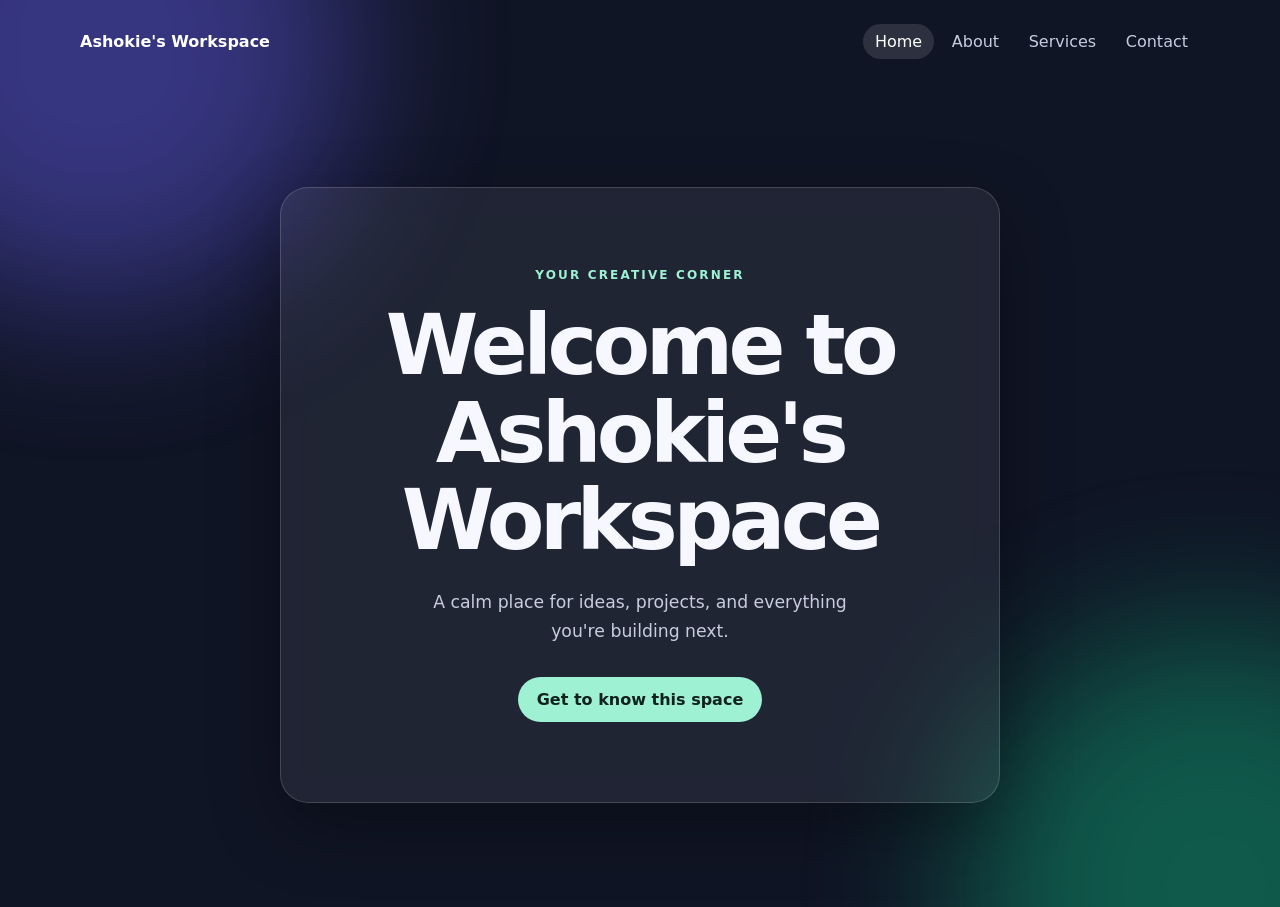
<file: index.html>
<!doctype html>
<html lang="en">
  <head>
    <meta charset="UTF-8" />
    <meta name="viewport" content="width=device-width, initial-scale=1.0" />
    <meta name="description" content="Ashokie's personal workspace." />
    <title>Home | Ashokie's Workspace</title>
    <link rel="stylesheet" href="styles.css" />
  </head>
  <body>
    <header class="site-header">
      <a class="brand" href="index.html">Ashokie's Workspace</a>
      <nav aria-label="Main navigation">
        <a class="active" href="index.html" aria-current="page">Home</a>
        <a href="about.html">About</a>
        <a href="services.html">Services</a>
        <a href="contact.html">Contact</a>
      </nav>
    </header>

    <main class="hero">
      <section class="card">
        <p class="eyebrow">Your creative corner</p>
        <h1>Welcome to Ashokie's Workspace</h1>
        <p class="lead">A calm place for ideas, projects, and everything you're building next.</p>
        <a class="button" href="about.html">Get to know this space</a>
      </section>
    </main>
  </body>
</html>
</file>
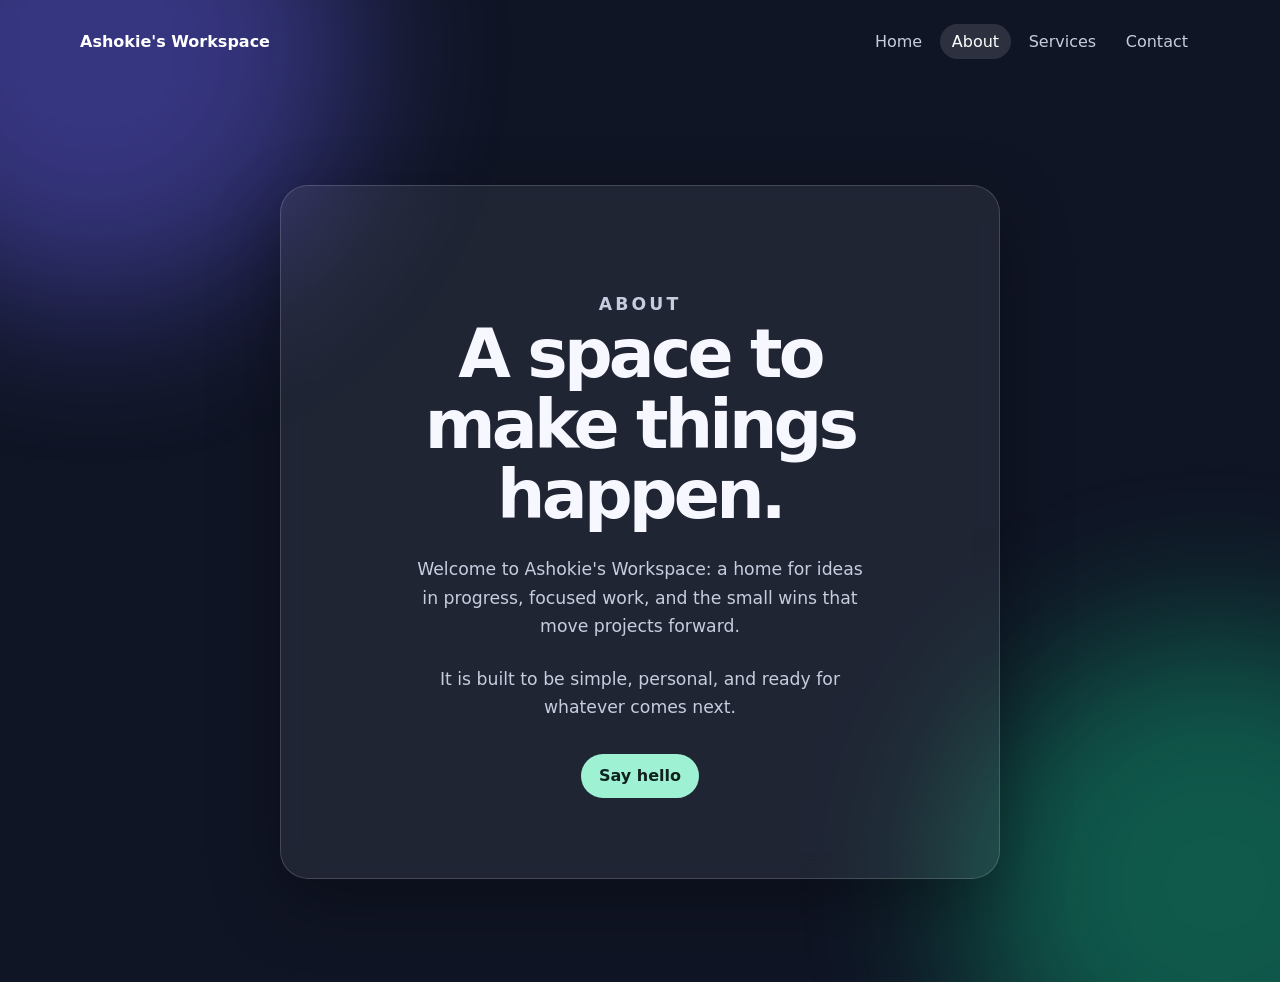
<file: about.html>
<!doctype html>
<html lang="en">
  <head>
    <meta charset="UTF-8" />
    <meta name="viewport" content="width=device-width, initial-scale=1.0" />
    <meta name="description" content="Learn about Ashokie's Workspace." />
    <title>About | Ashokie's Workspace</title>
    <link rel="stylesheet" href="styles.css" />
  </head>
  <body>
    <header class="site-header">
      <a class="brand" href="index.html">Ashokie's Workspace</a>
      <nav aria-label="Main navigation">
        <a href="index.html">Home</a>
        <a class="active" href="about.html" aria-current="page">About</a>
        <a href="services.html">Services</a>
        <a href="contact.html">Contact</a>
      </nav>
    </header>

    <main class="page-content">
      <section class="card prose">
        <p class="eyebrow">About</p>
        <h1>A space to make things happen.</h1>
        <p>Welcome to Ashokie's Workspace: a home for ideas in progress, focused work, and the small wins that move projects forward.</p>
        <p>It is built to be simple, personal, and ready for whatever comes next.</p>
        <a class="button" href="contact.html">Say hello</a>
      </section>
    </main>
  </body>
</html>
</file>
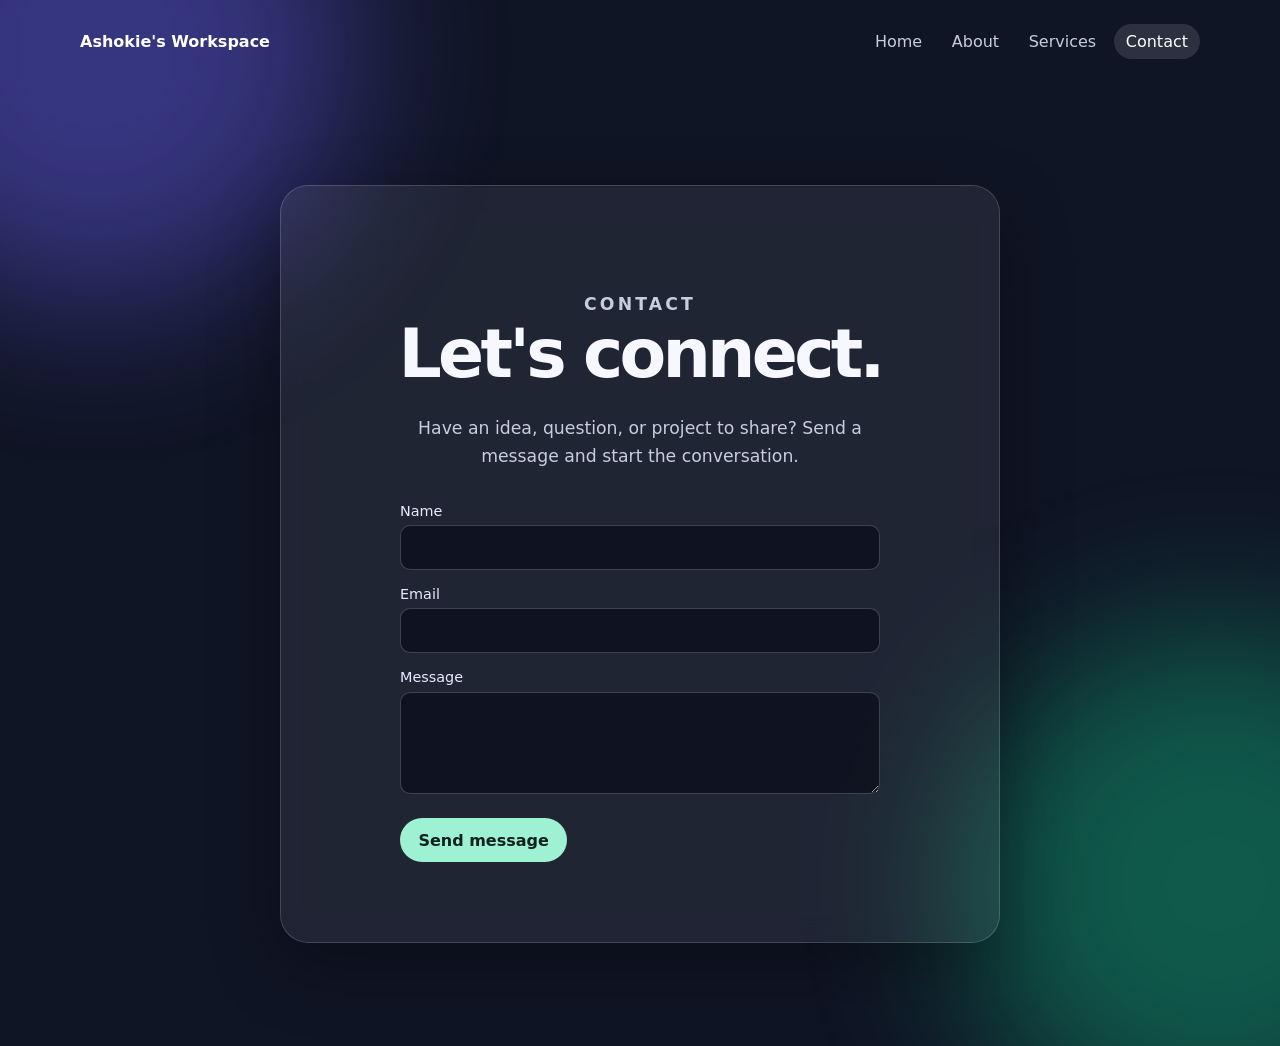
<file: contact.html>
<!doctype html>
<html lang="en">
  <head>
    <meta charset="UTF-8" />
    <meta name="viewport" content="width=device-width, initial-scale=1.0" />
    <meta name="description" content="Contact Ashokie's Workspace." />
    <title>Contact | Ashokie's Workspace</title>
    <link rel="stylesheet" href="styles.css" />
  </head>
  <body>
    <header class="site-header">
      <a class="brand" href="index.html">Ashokie's Workspace</a>
      <nav aria-label="Main navigation">
        <a href="index.html">Home</a>
        <a href="about.html">About</a>
        <a href="services.html">Services</a>
        <a class="active" href="contact.html" aria-current="page">Contact</a>
      </nav>
    </header>

    <main class="page-content">
      <section class="card prose">
        <p class="eyebrow">Contact</p>
        <h1>Let's connect.</h1>
        <p>Have an idea, question, or project to share? Send a message and start the conversation.</p>
        <form action="#" method="post">
          <label for="name">Name</label>
          <input id="name" name="name" type="text" autocomplete="name" required />
          <label for="email">Email</label>
          <input id="email" name="email" type="email" autocomplete="email" required />
          <label for="message">Message</label>
          <textarea id="message" name="message" rows="4" required></textarea>
          <button type="submit">Send message</button>
        </form>
      </section>
    </main>
  </body>
</html>
</file>
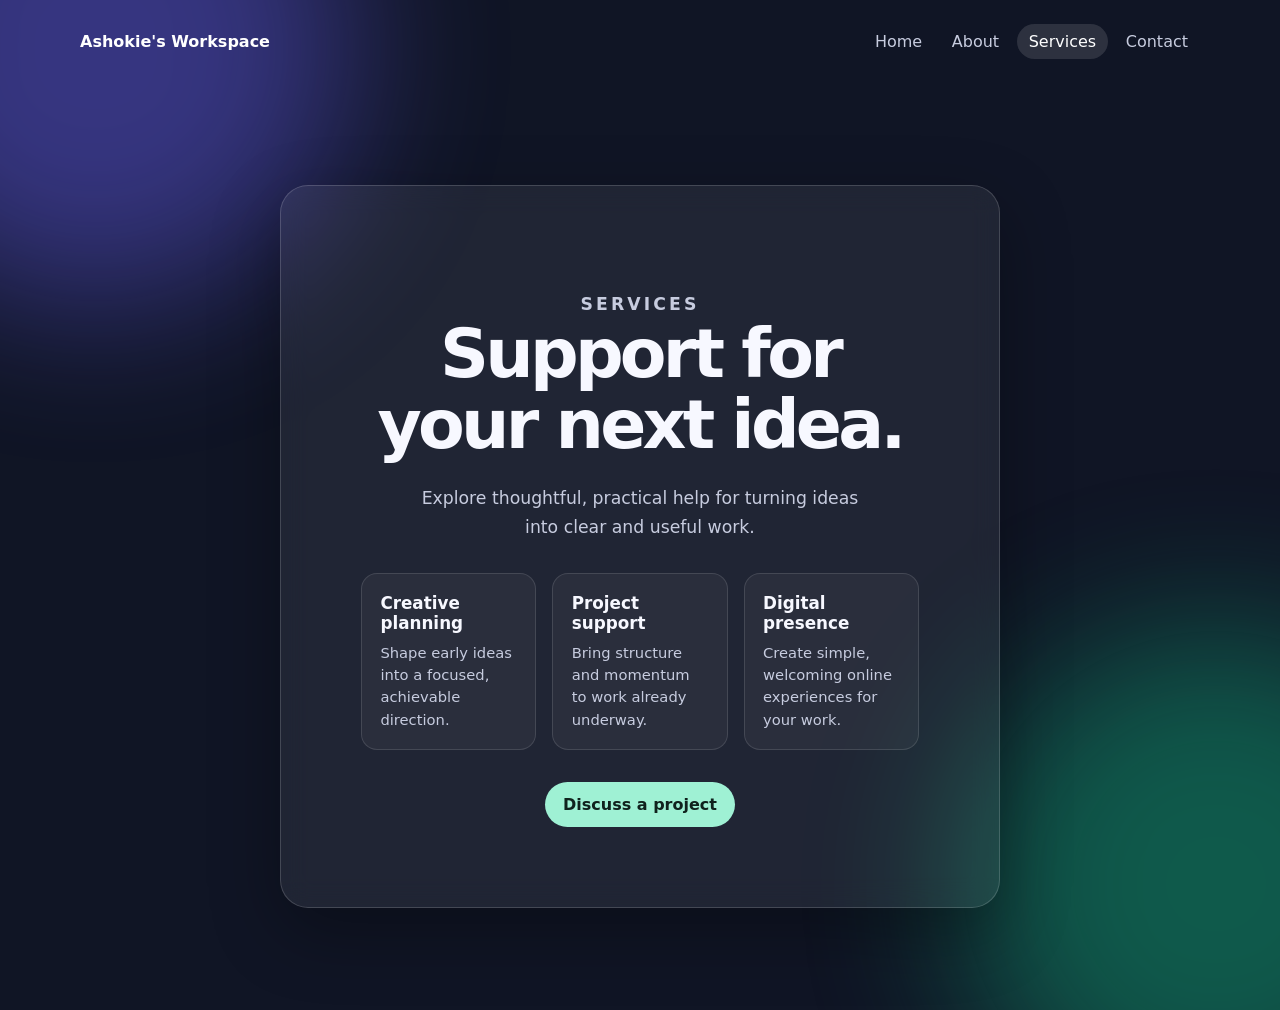
<file: services.html>
<!doctype html>
<html lang="en">
  <head>
    <meta charset="UTF-8" />
    <meta name="viewport" content="width=device-width, initial-scale=1.0" />
    <meta name="description" content="Services offered through Ashokie's Workspace." />
    <title>Services | Ashokie's Workspace</title>
    <link rel="stylesheet" href="styles.css" />
  </head>
  <body>
    <header class="site-header">
      <a class="brand" href="index.html">Ashokie's Workspace</a>
      <nav aria-label="Main navigation">
        <a href="index.html">Home</a>
        <a href="about.html">About</a>
        <a class="active" href="services.html" aria-current="page">Services</a>
        <a href="contact.html">Contact</a>
      </nav>
    </header>

    <main class="page-content">
      <section class="card prose">
        <p class="eyebrow">Services</p>
        <h1>Support for your next idea.</h1>
        <p>Explore thoughtful, practical help for turning ideas into clear and useful work.</p>
        <div class="services-list">
          <article><h2>Creative planning</h2><p>Shape early ideas into a focused, achievable direction.</p></article>
          <article><h2>Project support</h2><p>Bring structure and momentum to work already underway.</p></article>
          <article><h2>Digital presence</h2><p>Create simple, welcoming online experiences for your work.</p></article>
        </div>
        <a class="button" href="contact.html">Discuss a project</a>
      </section>
    </main>
  </body>
</html>
</file>
<file: styles.css>
:root {
  color-scheme: dark;
  font-family: Inter, ui-sans-serif, system-ui, -apple-system, BlinkMacSystemFont, "Segoe UI", sans-serif;
}

* { box-sizing: border-box; }

body {
  min-height: 100vh;
  margin: 0;
  background: #101525;
  color: #f7f8ff;
}

body::before, body::after {
  content: "";
  position: fixed;
  z-index: -1;
  width: 32rem;
  height: 32rem;
  border-radius: 50%;
  filter: blur(80px);
  opacity: .42;
}
body::before { background: #6c63ff; top: -13rem; left: -10rem; }
body::after { background: #10b981; right: -12rem; bottom: -15rem; }

.site-header {
  width: min(1120px, 92%);
  margin: 0 auto;
  padding: 1.5rem 0;
  display: flex;
  align-items: center;
  justify-content: space-between;
  gap: 1rem;
}
.brand { color: #fff; font-weight: 750; text-decoration: none; }
nav { display: flex; gap: .35rem; }
nav a { padding: .5rem .75rem; border-radius: 999px; color: #c7ccdf; text-decoration: none; }
nav a:hover, nav a.active { color: #fff; background: rgba(255,255,255,.12); }

.hero, .page-content { display: grid; place-items: center; padding: clamp(3rem, 8vw, 8rem) 1rem; }
.hero { min-height: calc(100vh - 76px); }
.page-content { min-height: calc(100vh - 76px); align-content: start; }
.card {
  width: min(100%, 720px);
  padding: clamp(2.25rem, 7vw, 5rem);
  text-align: center;
  background: rgba(255,255,255,.07);
  border: 1px solid rgba(255,255,255,.16);
  border-radius: 28px;
  box-shadow: 0 24px 70px rgba(0,0,0,.32);
  backdrop-filter: blur(14px);
}
.eyebrow { margin: 0 0 1.25rem; color: #9ff1d4; font-size: .75rem; font-weight: 700; letter-spacing: .18em; text-transform: uppercase; }
h1 { margin: 0; font-size: clamp(2.4rem, 7vw, 5.25rem); line-height: 1.04; letter-spacing: -.055em; }
.lead, .prose > p { max-width: 42ch; margin: 1.5rem auto 0; color: #c7ccdf; font-size: 1.08rem; line-height: 1.65; }
.prose h1 { font-size: clamp(2.4rem, 6vw, 4.25rem); }
.button, button { display: inline-block; margin-top: 2rem; padding: .8rem 1.15rem; border: 0; border-radius: 999px; background: #9ff1d4; color: #10221d; font: inherit; font-weight: 750; text-decoration: none; cursor: pointer; }
.button:hover, button:hover { background: #c6ffe9; }
form { margin: 2rem auto 0; max-width: 480px; text-align: left; }
label { display: block; margin: 1rem 0 .4rem; color: #e7eaff; font-size: .9rem; }
input, textarea { width: 100%; padding: .75rem; border: 1px solid rgba(255,255,255,.2); border-radius: 10px; background: rgba(9,13,26,.68); color: #fff; font: inherit; }
button { margin-top: 1.25rem; }
.services-list { display: grid; grid-template-columns: repeat(3, 1fr); gap: 1rem; margin-top: 2rem; text-align: left; }
.services-list article { padding: 1.15rem; border: 1px solid rgba(255,255,255,.12); border-radius: 16px; background: rgba(255,255,255,.045); }
.services-list h2 { margin: 0; font-size: 1.05rem; }
.services-list p { margin: .6rem 0 0; color: #c7ccdf; font-size: .92rem; line-height: 1.5; }

@media (max-width: 640px) { .site-header { align-items: flex-start; flex-direction: column; } .services-list { grid-template-columns: 1fr; } }
</file>
